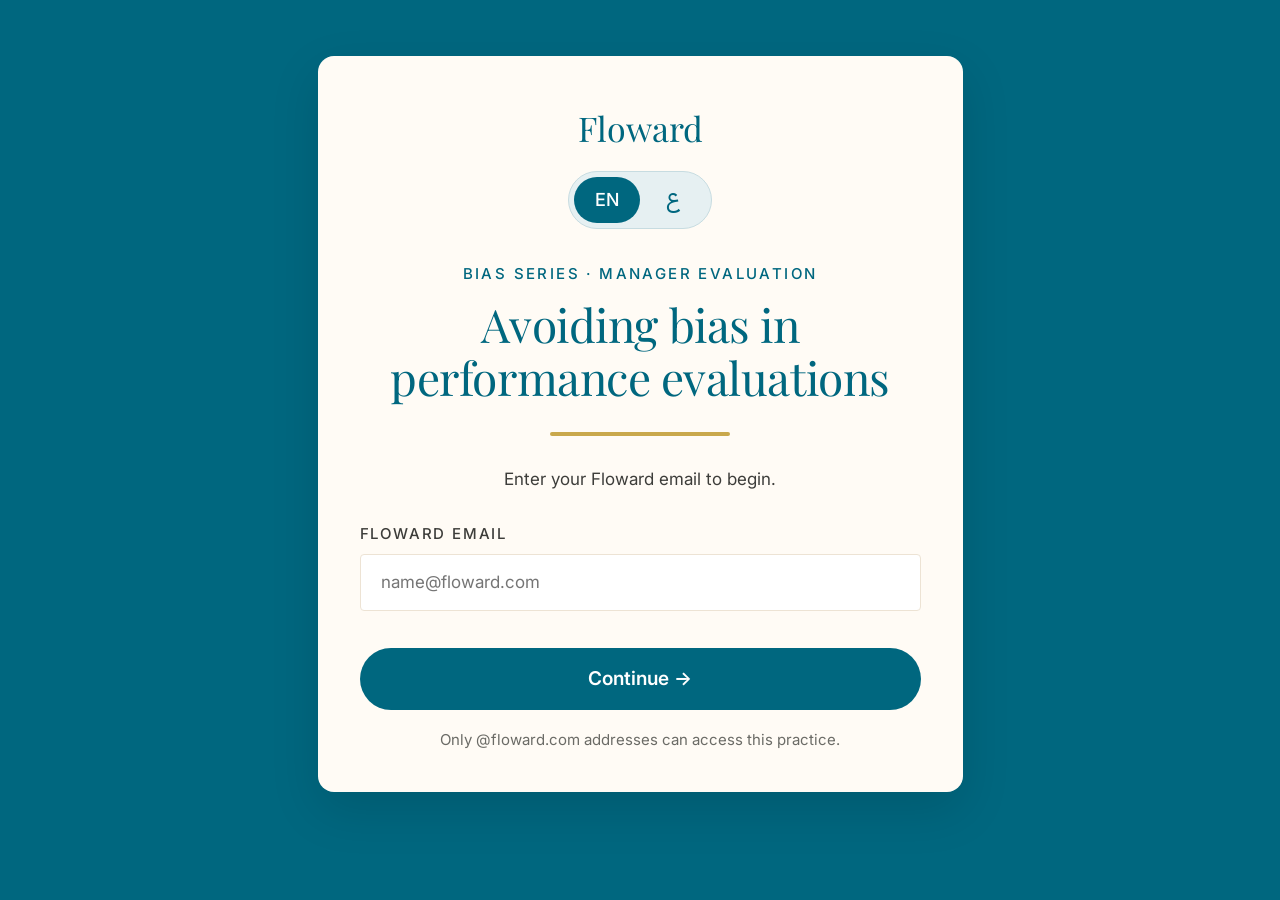
<file: index.html>
<!doctype html>
<html lang="en">
<head>
<meta charset="utf-8">
<meta name="viewport" content="width=device-width, initial-scale=1">
<title>Bias practice | Floward</title>
<link rel="preconnect" href="https://fonts.googleapis.com"><link rel="preconnect" href="https://fonts.gstatic.com" crossorigin>
<link href="https://fonts.googleapis.com/css2?family=IBM+Plex+Sans+Arabic:wght@400;500;600&family=Inter:wght@400;500;600&family=Playfair+Display&display=swap" rel="stylesheet">
<link rel="stylesheet" href="app.css">
</head>
<body>
<main class="card" id="app" aria-live="polite"></main>
<script>window.PAGE = {"key":null,"all":[{"key":"halo","num":"1","en":{"bias":"Halo Effect","title":"Halo or evidence?"},"ar":{"bias":"تأثير الهالة","title":"هالة أم دليل؟"}},{"key":"similarity","num":"2","en":{"bias":"Similarity Bias","title":"Results or rapport?"},"ar":{"bias":"تحيّز التشابه","title":"نتائج أم ألفة؟"}},{"key":"contrast","num":"3","en":{"bias":"Contrast Bias","title":"Role or comparison?"},"ar":{"bias":"تحيّز المقارنة","title":"الدور أم المقارنة؟"}},{"key":"recency","num":"4","en":{"bias":"Recency Bias","title":"Whole year or last month?"},"ar":{"bias":"تحيّز الحداثة","title":"العام كله أم الشهر الأخير؟"}}]};
window.STRINGS = window.STRINGS || null;</script>
<script src="strings.js"></script>
<script src="app.js"></script>
</body>
</html>
</file>
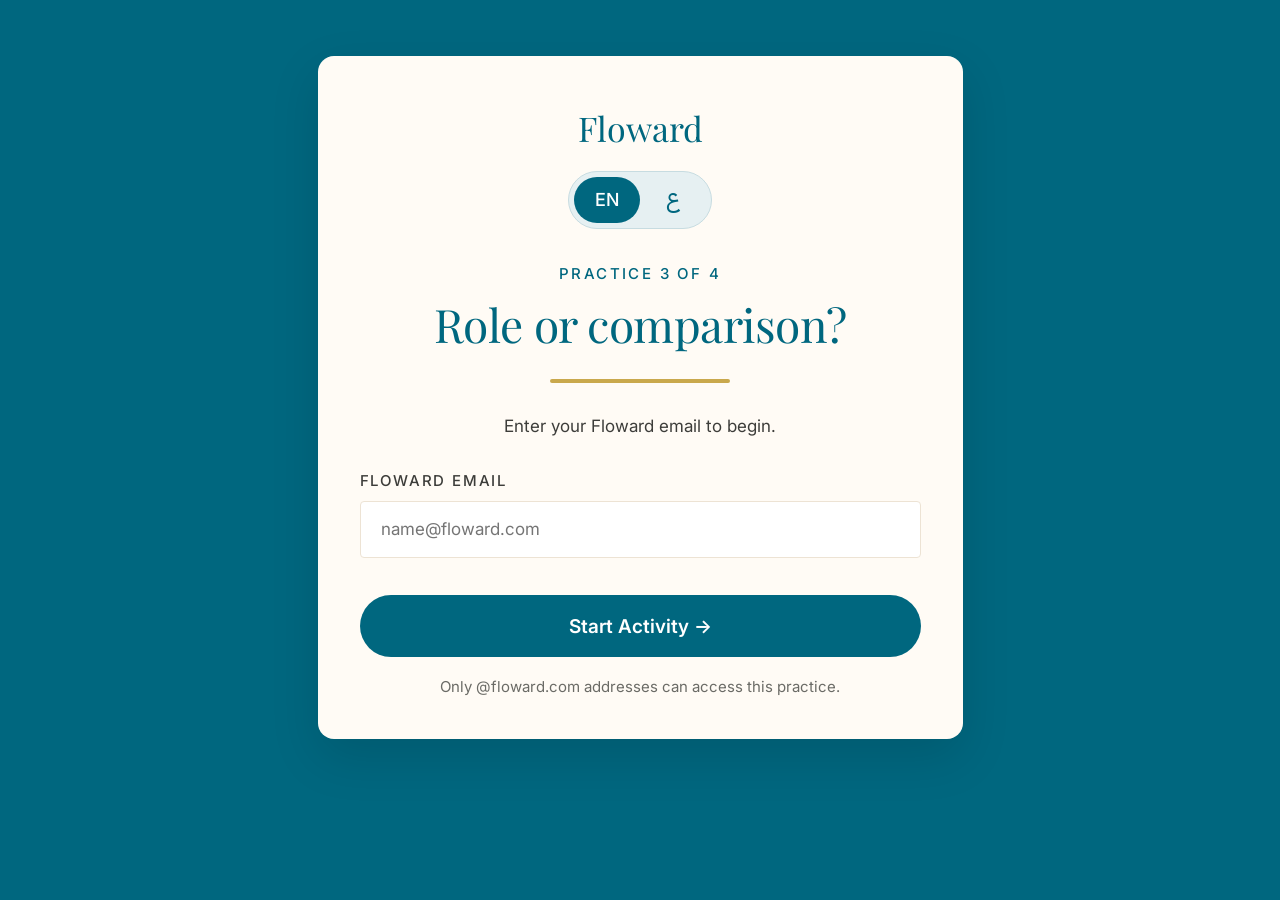
<file: contrast.html>
<!doctype html>
<html lang="en">
<head>
<meta charset="utf-8">
<meta name="viewport" content="width=device-width, initial-scale=1">
<title>Role or comparison? | Bias practice | Floward</title>
<link rel="preconnect" href="https://fonts.googleapis.com"><link rel="preconnect" href="https://fonts.gstatic.com" crossorigin>
<link href="https://fonts.googleapis.com/css2?family=IBM+Plex+Sans+Arabic:wght@400;500;600&family=Inter:wght@400;500;600&family=Playfair+Display&display=swap" rel="stylesheet">
<link rel="stylesheet" href="app.css">
</head>
<body>
<main class="card" id="app" aria-live="polite"></main>
<script>window.PAGE = {"key":"contrast","all":[{"key":"halo","num":"1","en":{"bias":"Halo Effect","title":"Halo or evidence?"},"ar":{"bias":"تأثير الهالة","title":"هالة أم دليل؟"}},{"key":"similarity","num":"2","en":{"bias":"Similarity Bias","title":"Results or rapport?"},"ar":{"bias":"تحيّز التشابه","title":"نتائج أم ألفة؟"}},{"key":"contrast","num":"3","en":{"bias":"Contrast Bias","title":"Role or comparison?"},"ar":{"bias":"تحيّز المقارنة","title":"الدور أم المقارنة؟"}},{"key":"recency","num":"4","en":{"bias":"Recency Bias","title":"Whole year or last month?"},"ar":{"bias":"تحيّز الحداثة","title":"العام كله أم الشهر الأخير؟"}}],"num":"3","act":{"en":{"bias":"Contrast Bias","title":"Role or comparison?","labels":["Role standard","Comparison"],"question":"Does this comment measure against the role or against a colleague?","desc":"Read each review comment, spot the unfair comparison, and justify your answer.","items":[{"who":"Ziad, Operations Coordinator","text":"After reviewing Yasmin, our top performer, Ziad’s work looks fairly average.","why":"Ziad is being measured against Yasmin, not against what his role requires."},{"who":"Hadi, Logistics Specialist","text":"Against the role’s expectation of 95% on-time delivery, Hadi delivered 97% this year.","why":"The rating is anchored to the role’s defined expectation, not to a colleague."},{"who":"Dana, Customer Care Lead","text":"Compared with the rest of the team, Dana seems a little less organised.","why":"A comparison with the team replaces the role standard. What does the role actually expect?"}],"fixPrompt":"Rewrite the comment about Ziad so it measures against the role. What would you need to know?","fixHint":"For example: Ziad met the role’s turnaround target of 48 hours on 92% of requests.","reflect":"am I comparing this person to the job standard, or to a colleague?"},"ar":{"bias":"تحيّز المقارنة","title":"الدور أم المقارنة؟","labels":["معيار الدور","مقارنة"],"question":"هل يقيس هذا التعليق الأداء مقابل الدور أم مقابل زميل؟","desc":"اقرأ كل تعليق تقييم، واكتشف المقارنة غير العادلة، وعلّل إجابتك.","items":[{"who":"زياد، منسق عمليات","text":"بعد مراجعة ياسمين، أفضل من لدينا أداءً، يبدو عمل زياد متوسطًا إلى حد ما.","why":"يُقاس زياد مقابل ياسمين، لا مقابل ما يتطلبه دوره."},{"who":"هادي، أخصائي لوجستيات","text":"مقابل توقع الدور بنسبة تسليم في الموعد تبلغ 95%، حقق هادي 97% هذا العام.","why":"التقييم مرتبط بالتوقع المحدد للدور، لا بزميل."},{"who":"دانة، قائدة فريق خدمة العملاء","text":"مقارنةً ببقية الفريق، تبدو دانة أقل تنظيمًا بعض الشيء.","why":"المقارنة بالفريق حلّت محل معيار الدور. ما الذي يتوقعه الدور فعلًا؟"}],"fixPrompt":"أعد صياغة التعليق عن زياد بحيث يقيس الأداء مقابل الدور. ما الذي تحتاج إلى معرفته؟","fixHint":"مثال: حقق زياد هدف الدور لإنجاز الطلبات خلال 48 ساعة في 92% من الطلبات.","reflect":"هل أقارن هذا الشخص بمعيار الوظيفة، أم بزميل؟"}},"answer":[1,0,1],"answersKey":[0,1]};
window.STRINGS = window.STRINGS || null;</script>
<script src="strings.js"></script>
<script src="app.js"></script>
</body>
</html>
</file>
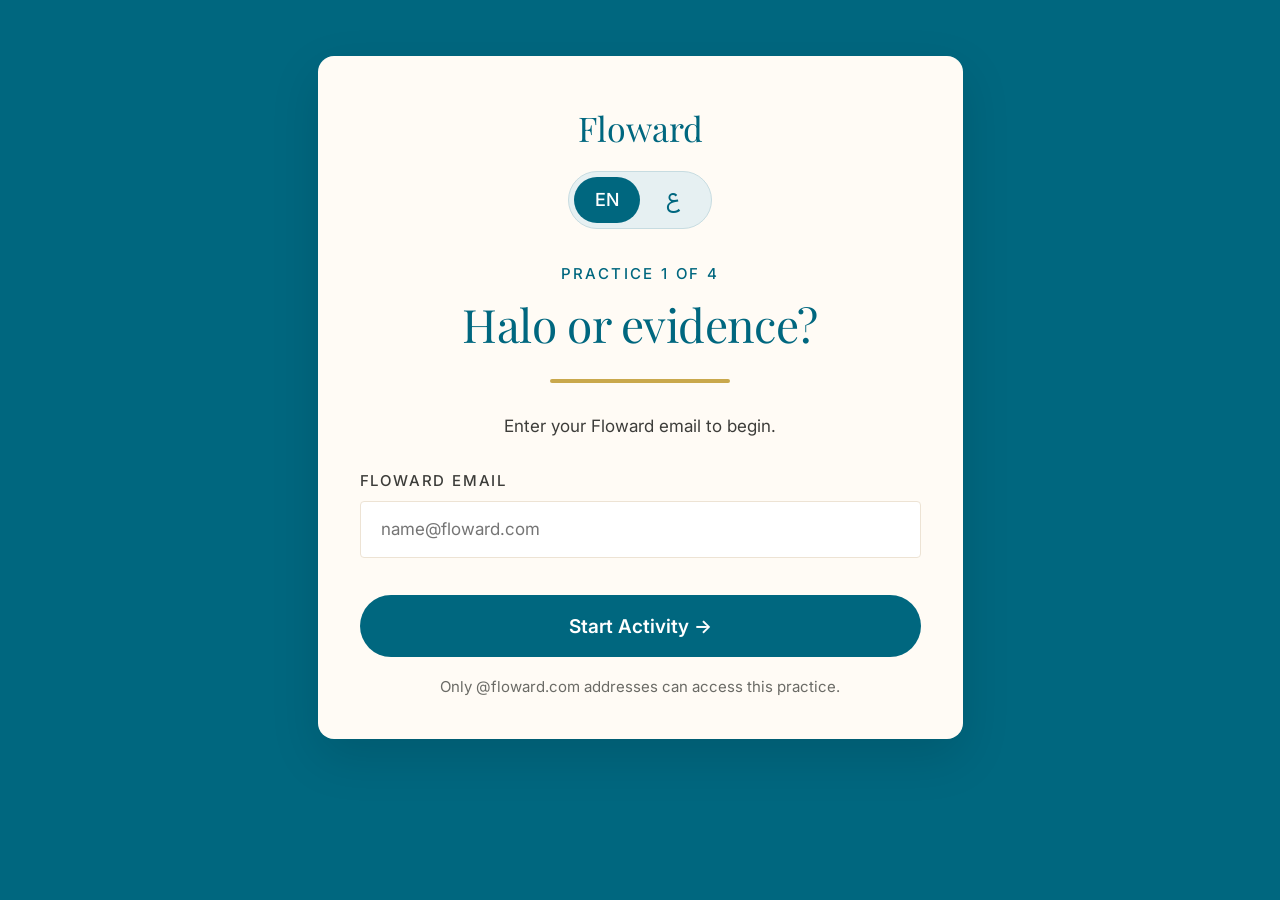
<file: halo.html>
<!doctype html>
<html lang="en">
<head>
<meta charset="utf-8">
<meta name="viewport" content="width=device-width, initial-scale=1">
<title>Halo or evidence? | Bias practice | Floward</title>
<link rel="preconnect" href="https://fonts.googleapis.com"><link rel="preconnect" href="https://fonts.gstatic.com" crossorigin>
<link href="https://fonts.googleapis.com/css2?family=IBM+Plex+Sans+Arabic:wght@400;500;600&family=Inter:wght@400;500;600&family=Playfair+Display&display=swap" rel="stylesheet">
<link rel="stylesheet" href="app.css">
</head>
<body>
<main class="card" id="app" aria-live="polite"></main>
<script>window.PAGE = {"key":"halo","all":[{"key":"halo","num":"1","en":{"bias":"Halo Effect","title":"Halo or evidence?"},"ar":{"bias":"تأثير الهالة","title":"هالة أم دليل؟"}},{"key":"similarity","num":"2","en":{"bias":"Similarity Bias","title":"Results or rapport?"},"ar":{"bias":"تحيّز التشابه","title":"نتائج أم ألفة؟"}},{"key":"contrast","num":"3","en":{"bias":"Contrast Bias","title":"Role or comparison?"},"ar":{"bias":"تحيّز المقارنة","title":"الدور أم المقارنة؟"}},{"key":"recency","num":"4","en":{"bias":"Recency Bias","title":"Whole year or last month?"},"ar":{"bias":"تحيّز الحداثة","title":"العام كله أم الشهر الأخير؟"}}],"num":"1","act":{"en":{"bias":"Halo Effect","title":"Halo or evidence?","labels":["Evidence","Halo"],"question":"Does this comment rest on evidence or on a halo?","desc":"Read each review comment, spot the halo, and justify your answer.","items":[{"who":"Rania, Marketing Specialist","text":"Rania is our best presenter, so I have rated her highly on planning and budgeting too.","why":"Presenting well says nothing about planning or budgeting. Each competency needs its own evidence."},{"who":"Omar, Procurement Analyst","text":"Omar closed 11 of 12 supplier contracts on time and reduced costs by 6%, so I rated his delivery highly.","why":"The rating is tied to specific, measurable results in the area being rated."},{"who":"Faisal, Account Manager","text":"Everyone loves working with Faisal. His overall rating should be at the top of the scale.","why":"Being well liked is real, but it is an impression, not evidence of overall performance."}],"fixPrompt":"Rewrite the comment about Faisal so it rests on evidence. What would you need to know?","fixHint":"For example: Faisal met 9 of 10 client targets this year and resolved escalations within two days.","reflect":"am I rating actual performance in each area, or my overall impression of this person?"},"ar":{"bias":"تأثير الهالة","title":"هالة أم دليل؟","labels":["دليل","هالة"],"question":"هل يستند هذا التعليق إلى دليل أم إلى هالة؟","desc":"اقرأ كل تعليق تقييم، واكتشف الهالة، وعلّل إجابتك.","items":[{"who":"رانيا، أخصائية تسويق","text":"رانيا أفضل من يقدّم العروض لدينا، لذلك منحتها تقييمًا مرتفعًا في التخطيط وإعداد الميزانية أيضًا.","why":"إجادة تقديم العروض لا تقول شيئًا عن التخطيط أو إعداد الميزانية. كل كفاءة تحتاج إلى دليلها الخاص."},{"who":"عمر، محلل مشتريات","text":"أنجز عمر 11 من 12 عقدًا مع الموردين في موعدها وخفّض التكاليف بنسبة 6%، لذلك منحته تقييمًا مرتفعًا في التسليم.","why":"التقييم مرتبط بنتائج محددة وقابلة للقياس في المجال الذي يجري تقييمه."},{"who":"فيصل، مدير حسابات","text":"الجميع يحب العمل مع فيصل. يجب أن يكون تقييمه العام في أعلى السلّم.","why":"كونه محبوبًا أمر حقيقي، لكنه انطباع وليس دليلًا على الأداء العام."}],"fixPrompt":"أعد صياغة التعليق عن فيصل بحيث يستند إلى دليل. ما الذي تحتاج إلى معرفته؟","fixHint":"مثال: حقق فيصل 9 من 10 أهداف للعملاء هذا العام، وعالج حالات التصعيد خلال يومين.","reflect":"هل أقيّم الأداء الفعلي في كل مجال، أم انطباعي العام عن هذا الشخص؟"}},"answer":[1,0,1],"answersKey":[0,1]};
window.STRINGS = window.STRINGS || null;</script>
<script src="strings.js"></script>
<script src="app.js"></script>
</body>
</html>
</file>
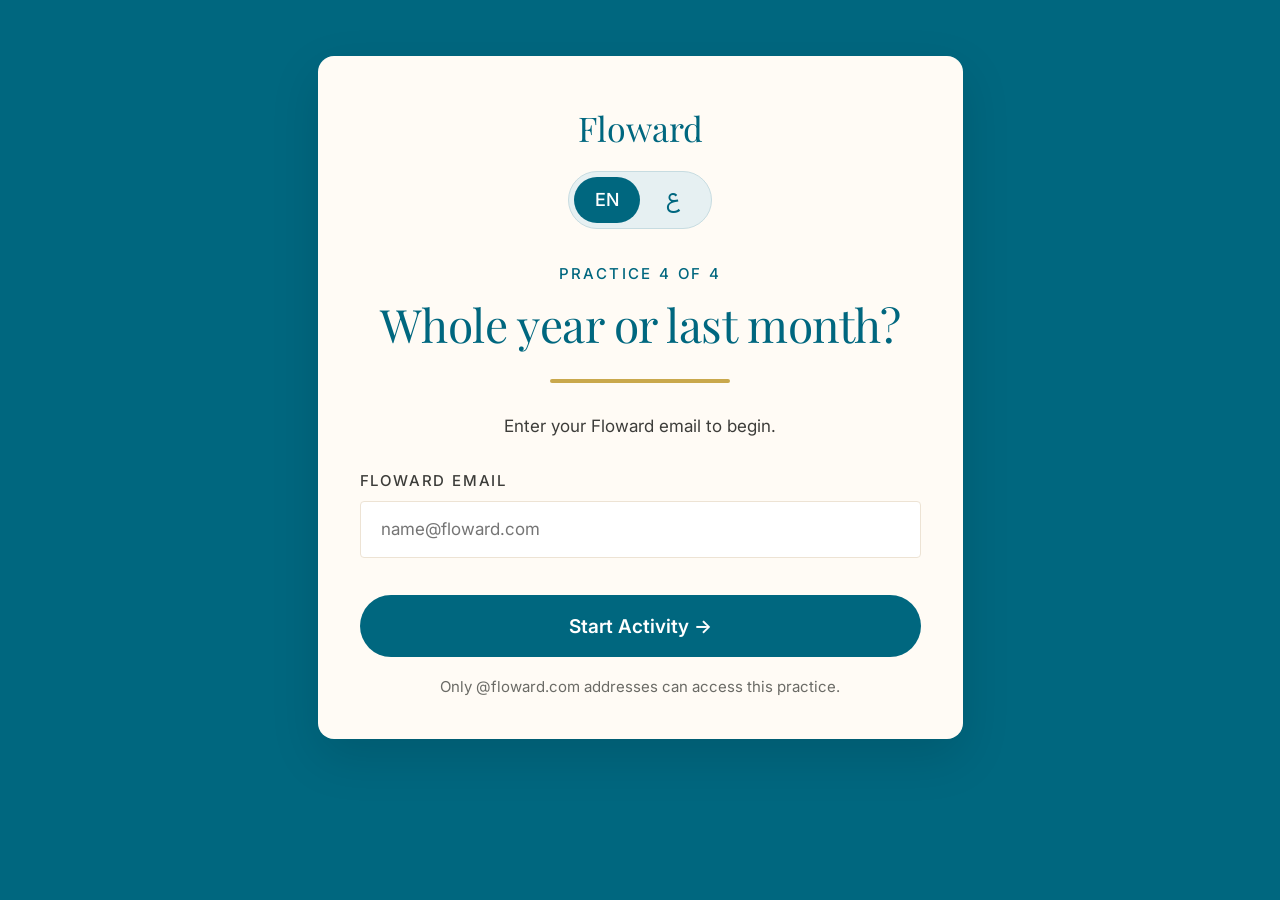
<file: recency.html>
<!doctype html>
<html lang="en">
<head>
<meta charset="utf-8">
<meta name="viewport" content="width=device-width, initial-scale=1">
<title>Whole year or last month? | Bias practice | Floward</title>
<link rel="preconnect" href="https://fonts.googleapis.com"><link rel="preconnect" href="https://fonts.gstatic.com" crossorigin>
<link href="https://fonts.googleapis.com/css2?family=IBM+Plex+Sans+Arabic:wght@400;500;600&family=Inter:wght@400;500;600&family=Playfair+Display&display=swap" rel="stylesheet">
<link rel="stylesheet" href="app.css">
</head>
<body>
<main class="card" id="app" aria-live="polite"></main>
<script>window.PAGE = {"key":"recency","all":[{"key":"halo","num":"1","en":{"bias":"Halo Effect","title":"Halo or evidence?"},"ar":{"bias":"تأثير الهالة","title":"هالة أم دليل؟"}},{"key":"similarity","num":"2","en":{"bias":"Similarity Bias","title":"Results or rapport?"},"ar":{"bias":"تحيّز التشابه","title":"نتائج أم ألفة؟"}},{"key":"contrast","num":"3","en":{"bias":"Contrast Bias","title":"Role or comparison?"},"ar":{"bias":"تحيّز المقارنة","title":"الدور أم المقارنة؟"}},{"key":"recency","num":"4","en":{"bias":"Recency Bias","title":"Whole year or last month?"},"ar":{"bias":"تحيّز الحداثة","title":"العام كله أم الشهر الأخير؟"}}],"num":"4","act":{"en":{"bias":"Recency Bias","title":"Whole year or last month?","labels":["Whole year","Latest moment"],"question":"Does this comment reflect the whole year or just the latest moment?","desc":"Read each review comment, spot the recency trap, and justify your answer.","items":[{"who":"Sami, Category Manager","text":"Sami’s big mistake last month says everything about his reliability.","why":"One recent event is standing in for the whole review period."},{"who":"Huda, Senior Buyer","text":"Across the year, Huda met 11 of 12 monthly targets. The one miss in September was recovered the following month.","why":"The full period is reviewed and the one miss is weighed in proportion."},{"who":"Ahmed, Data Analyst","text":"Ahmed has been brilliant these last few weeks, so I am rating his whole year as outstanding.","why":"Recency works in both directions. A strong finish can inflate a rating just as a late mistake can deflate one."}],"fixPrompt":"Rewrite the comment about Sami so it reflects the whole year. What would you need to know?","fixHint":"For example: Sami met his sourcing targets in three of four quarters; one late-year error was corrected within a week.","reflect":"have I reviewed the full performance period, not just the last few weeks?"},"ar":{"bias":"تحيّز الحداثة","title":"العام كله أم الشهر الأخير؟","labels":["العام كله","اللحظة الأخيرة"],"question":"هل يعكس هذا التعليق العام كله أم اللحظة الأخيرة فقط؟","desc":"اقرأ كل تعليق تقييم، واكتشف فخ الحداثة، وعلّل إجابتك.","items":[{"who":"سامي، مدير فئة","text":"خطأ سامي الكبير الشهر الماضي يقول كل شيء عن مدى الاعتماد عليه.","why":"حدث واحد قريب يحل محل فترة التقييم كاملة."},{"who":"هدى، مشترية أولى","text":"على مدار العام، حققت هدى 11 من 12 هدفًا شهريًا، وتداركت الإخفاق الوحيد في سبتمبر خلال الشهر التالي.","why":"تمت مراجعة الفترة كاملة، ووُزن الإخفاق الوحيد بحجمه الحقيقي."},{"who":"أحمد، محلل بيانات","text":"كان أحمد رائعًا في الأسابيع القليلة الماضية، لذلك أقيّم عامه كله بأنه متميز.","why":"تحيّز الحداثة يعمل في الاتجاهين: النهاية القوية قد ترفع التقييم كما قد يخفضه خطأ متأخر."}],"fixPrompt":"أعد صياغة التعليق عن سامي بحيث يعكس العام كله. ما الذي تحتاج إلى معرفته؟","fixHint":"مثال: حقق سامي أهداف التوريد في ثلاثة من أربعة فصول، وصُحّح خطأ واحد في أواخر العام خلال أسبوع.","reflect":"هل راجعتُ فترة الأداء كاملة، لا الأسابيع القليلة الأخيرة فقط؟"}},"answer":[1,0,1],"answersKey":[0,1]};
window.STRINGS = window.STRINGS || null;</script>
<script src="strings.js"></script>
<script src="app.js"></script>
</body>
</html>
</file>
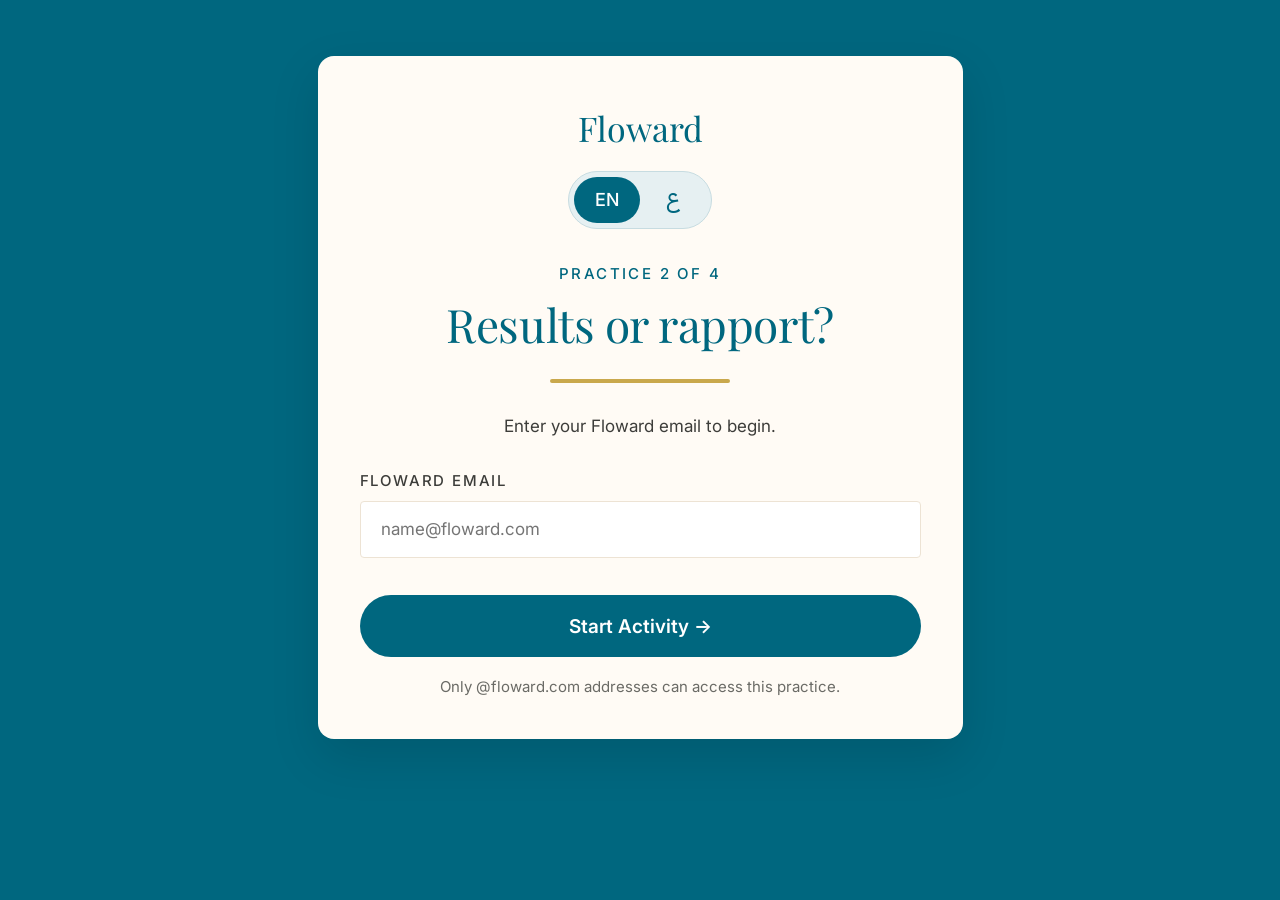
<file: similarity.html>
<!doctype html>
<html lang="en">
<head>
<meta charset="utf-8">
<meta name="viewport" content="width=device-width, initial-scale=1">
<title>Results or rapport? | Bias practice | Floward</title>
<link rel="preconnect" href="https://fonts.googleapis.com"><link rel="preconnect" href="https://fonts.gstatic.com" crossorigin>
<link href="https://fonts.googleapis.com/css2?family=IBM+Plex+Sans+Arabic:wght@400;500;600&family=Inter:wght@400;500;600&family=Playfair+Display&display=swap" rel="stylesheet">
<link rel="stylesheet" href="app.css">
</head>
<body>
<main class="card" id="app" aria-live="polite"></main>
<script>window.PAGE = {"key":"similarity","all":[{"key":"halo","num":"1","en":{"bias":"Halo Effect","title":"Halo or evidence?"},"ar":{"bias":"تأثير الهالة","title":"هالة أم دليل؟"}},{"key":"similarity","num":"2","en":{"bias":"Similarity Bias","title":"Results or rapport?"},"ar":{"bias":"تحيّز التشابه","title":"نتائج أم ألفة؟"}},{"key":"contrast","num":"3","en":{"bias":"Contrast Bias","title":"Role or comparison?"},"ar":{"bias":"تحيّز المقارنة","title":"الدور أم المقارنة؟"}},{"key":"recency","num":"4","en":{"bias":"Recency Bias","title":"Whole year or last month?"},"ar":{"bias":"تحيّز الحداثة","title":"العام كله أم الشهر الأخير؟"}}],"num":"2","act":{"en":{"bias":"Similarity Bias","title":"Results or rapport?","labels":["Results","Rapport"],"question":"Does this comment rest on results or on rapport?","desc":"Read each review comment, spot rapport posing as results, and justify your answer.","items":[{"who":"Nour, Finance Analyst","text":"Nour approaches problems exactly the way I do, so I trust her judgment completely. Top marks.","why":"Working the way the manager does is similarity, not performance. The rating needs results behind it."},{"who":"Karim, Sales Executive","text":"Karim works very differently from me, but he hit all four quarterly targets and his client feedback averaged 4.6 out of 5.","why":"The manager notices the difference in style and still rates on results. That is the standard to aim for."},{"who":"Laila, HR Business Partner","text":"Laila and I studied at the same university. She just gets how we work here.","why":"A shared background creates warmth, but it is not a performance criterion."}],"fixPrompt":"Rewrite the comment about Nour so it rests on results. What would you need to know?","fixHint":"For example: Nour closed the quarterly accounts three days early and cut reconciliation errors by half.","reflect":"am I rating this person’s results, or how similar they are to me?"},"ar":{"bias":"تحيّز التشابه","title":"نتائج أم ألفة؟","labels":["نتائج","ألفة"],"question":"هل يستند هذا التعليق إلى النتائج أم إلى الألفة؟","desc":"اقرأ كل تعليق تقييم، واكتشف الألفة التي تتنكر في صورة نتائج، وعلّل إجابتك.","items":[{"who":"نور، محللة مالية","text":"تتعامل نور مع المشكلات تمامًا بالطريقة التي أتعامل بها، لذلك أثق بحكمها ثقة كاملة. الدرجة الكاملة.","why":"العمل بطريقة المدير نفسها تشابه وليس أداءً. التقييم يحتاج إلى نتائج تدعمه."},{"who":"كريم، تنفيذي مبيعات","text":"يعمل كريم بأسلوب مختلف تمامًا عن أسلوبي، لكنه حقق أهدافه الفصلية الأربعة، وبلغ متوسط تقييم العملاء له 4.6 من 5.","why":"يلاحظ المدير اختلاف الأسلوب ومع ذلك يقيّم على أساس النتائج. هذا هو المعيار المطلوب."},{"who":"ليلى، شريكة أعمال الموارد البشرية","text":"درستُ أنا وليلى في الجامعة نفسها. إنها تفهم طريقة عملنا هنا.","why":"الخلفية المشتركة تخلق ألفة، لكنها ليست معيارًا للأداء."}],"fixPrompt":"أعد صياغة التعليق عن نور بحيث يستند إلى النتائج. ما الذي تحتاج إلى معرفته؟","fixHint":"مثال: أغلقت نور الحسابات الفصلية قبل الموعد بثلاثة أيام وخفّضت أخطاء التسوية إلى النصف.","reflect":"هل أقيّم نتائج هذا الشخص، أم مدى تشابهه معي؟"}},"answer":[1,0,1],"answersKey":[0,1]};
window.STRINGS = window.STRINGS || null;</script>
<script src="strings.js"></script>
<script src="app.js"></script>
</body>
</html>
</file>
<file: app.css>
/* Bias practice: same interface as the STAR practice activities. */
:root { --teal:#00677F; --teal-600:#005468; --teal-50:#E6F0F2; --ivory:#FFFBF5; --ivory-300:#EDE3D4; --gold:#C9A84C;
        --ink:#181817; --ink-600:#3D3D3A; --muted:#6B6B66; --good:#2E6B4F; --good-50:#E9F2EC; --warn:#9A4A1C; --warn-50:#FBEFE6; }
* { box-sizing:border-box; } html, body { margin:0; }
body { min-height:100vh; background:var(--teal); color:var(--ink); font:400 17px/1.6 Inter, system-ui, sans-serif; -webkit-font-smoothing:antialiased;
       display:flex; align-items:flex-start; justify-content:center; padding:56px 16px; }
html[dir=rtl] body { font-family:"IBM Plex Sans Arabic", Inter, system-ui, sans-serif; }
.card { width:100%; max-width:645px; background:var(--ivory); border-radius:16px; padding:52px 42px 40px; box-shadow:0 18px 50px rgba(0,0,0,.12); }
.brand { text-align:center; font:400 34px/1.2 "Playfair Display", Georgia, serif; color:var(--teal); margin:0 0 22px; }
.toggle { display:flex; width:max-content; margin:0 auto 34px; padding:5px; border-radius:40px; background:var(--teal-50); border:1px solid #C7DCE1; direction:ltr; }
.toggle button { border:0; background:transparent; color:var(--teal); font:500 18px/1 Inter, sans-serif; min-width:66px; height:46px; border-radius:30px; cursor:pointer; }
.toggle button[aria-pressed=true] { background:var(--teal); color:#fff; }
.toggle button.ar { font-family:"IBM Plex Sans Arabic", sans-serif; font-size:22px; }
.eyebrow { text-align:center; font:500 15px/1.4 Inter, sans-serif; letter-spacing:.16em; text-transform:uppercase; color:var(--teal); margin:0 0 14px; }
html[dir=rtl] .eyebrow { letter-spacing:0; font-family:"IBM Plex Sans Arabic", sans-serif; font-size:16px; }
h1, h2 { font-family:"Playfair Display", Georgia, serif; font-weight:400; color:var(--teal); margin:0; letter-spacing:-.01em; }
html[dir=rtl] h1, html[dir=rtl] h2 { font-family:"IBM Plex Sans Arabic", sans-serif; font-weight:500; letter-spacing:0; }
h1 { text-align:center; font-size:46px; line-height:1.15; }
h2 { font-size:28px; line-height:1.3; margin:0 0 18px; }
.rule { width:180px; height:4px; background:var(--gold); border-radius:2px; margin:28px auto 30px; }
.lead { text-align:center; color:var(--ink-600); margin:0 0 30px; }
label, .label { display:block; font:500 15px/1.4 Inter, sans-serif; letter-spacing:.12em; text-transform:uppercase; color:var(--ink-600); margin:0 0 10px; }
html[dir=rtl] label, html[dir=rtl] .label { letter-spacing:0; font-family:"IBM Plex Sans Arabic", sans-serif; }
input[type=email], textarea { width:100%; font:inherit; color:var(--ink); background:#fff; border:1.5px solid var(--ivory-300); border-radius:4px; padding:14px 20px; }
input[type=email] { direction:ltr; }
html[dir=rtl] input[type=email] { text-align:right; }
input[type=email]:focus, textarea:focus { outline:3px solid #2C8197; outline-offset:2px; border-color:var(--ink-600); }
textarea { min-height:96px; resize:vertical; border-radius:10px; }
textarea[readonly] { background:#F6F1E9; }
.btn { display:flex; align-items:center; justify-content:center; gap:8px; width:100%; min-height:62px; margin:26px 0 0; border:0; border-radius:40px;
       background:var(--teal); color:#fff; font:600 19px/1 Inter, sans-serif; cursor:pointer; text-decoration:none; }
html[dir=rtl] .btn { font-family:"IBM Plex Sans Arabic", sans-serif; }
.btn:hover { background:var(--teal-600); } .btn[disabled] { opacity:.4; cursor:default; }
.btn:focus-visible, .choice:focus-visible, .scale button:focus-visible, .toggle button:focus-visible, .list a:focus-visible { outline:3px solid #2C8197; outline-offset:3px; }
.note { text-align:center; font-size:15px; color:var(--muted); margin:18px 0 0; }
.err { color:var(--warn); font-size:15px; margin:10px 0 0; min-height:1px; }
.me { text-align:center; font-size:14px; color:var(--muted); margin:-18px 0 26px; }
.me button { font:inherit; color:var(--teal); background:none; border:0; padding:0; cursor:pointer; text-decoration:underline; }
.progress { display:flex; gap:6px; margin:0 0 26px; } .progress i { flex:1; height:4px; border-radius:2px; background:var(--ivory-300); } .progress i.on { background:var(--gold); }
.who { font:500 14px/1.4 Inter, sans-serif; letter-spacing:.1em; text-transform:uppercase; color:var(--muted); margin:0 0 10px; }
html[dir=rtl] .who { letter-spacing:0; font-family:"IBM Plex Sans Arabic", sans-serif; }
.quote { background:#fff; border:1px solid var(--ivory-300); border-radius:12px; padding:22px 24px; margin:0 0 26px; font:400 22px/1.45 "Playfair Display", Georgia, serif; color:var(--ink); }
html[dir=rtl] .quote { font-family:"IBM Plex Sans Arabic", sans-serif; font-size:20px; }
.choices { display:grid; grid-template-columns:1fr 1fr; gap:12px; margin:0 0 24px; }
.choice { min-height:58px; border-radius:40px; border:1.5px solid var(--teal); background:transparent; color:var(--teal); font:500 17px/1.2 Inter, sans-serif; cursor:pointer; padding:10px 16px; }
html[dir=rtl] .choice { font-family:"IBM Plex Sans Arabic", sans-serif; }
.choice[aria-pressed=true] { background:var(--teal); color:#fff; }
.choice[disabled] { cursor:default; }
.choice.right { background:var(--good-50); border-color:var(--good); color:var(--good); }
.choice.wrong { background:var(--warn-50); border-color:var(--warn); color:var(--warn); }
.hint { font-size:14px; color:var(--muted); margin:8px 0 0; }
.feedback { border-radius:12px; padding:16px 18px; margin:22px 0 0; font-size:16px; }
.feedback.good { background:var(--good-50); color:#1F4D38; } .feedback.bad { background:var(--warn-50); color:#6E3413; }
.feedback p { margin:0; }
.scale { display:grid; grid-template-columns:repeat(5,1fr); gap:10px; margin:6px 0 8px; direction:ltr; }
.scale button { min-height:54px; border-radius:40px; border:1.5px solid var(--teal); background:transparent; color:var(--teal); font:500 18px/1 Inter, sans-serif; cursor:pointer; }
.scale button[aria-pressed=true] { background:var(--teal); color:#fff; }
.scale-labels { display:flex; justify-content:space-between; font-size:14px; color:var(--muted); direction:ltr; }
html[dir=rtl] .scale-labels { flex-direction:row-reverse; }
.score { text-align:center; font:400 72px/1 "Playfair Display", Georgia, serif; color:var(--teal); margin:6px 0 10px; }
.ask { background:var(--teal-50); border-radius:12px; padding:18px 20px; margin:6px 0 30px; }
.ask p { margin:0; }
.list { display:grid; gap:12px; }
.list a { display:flex; justify-content:space-between; align-items:center; gap:12px; text-decoration:none; color:var(--teal); background:#fff; border:1.5px solid var(--ivory-300); border-radius:14px; padding:16px 20px; }
.list a:hover { border-color:var(--teal); }
.list a b { font-weight:500; } .list a small { display:block; color:var(--muted); font-size:13px; letter-spacing:.08em; text-transform:uppercase; }
html[dir=rtl] .list a small { letter-spacing:0; }
.list a span.arrow { font-size:20px; }
.center { text-align:center; }
@media (max-width:560px) { body { padding:24px 12px; } .card { padding:40px 22px 32px; } h1 { font-size:36px; } .choices { grid-template-columns:1fr; } }
</file>
